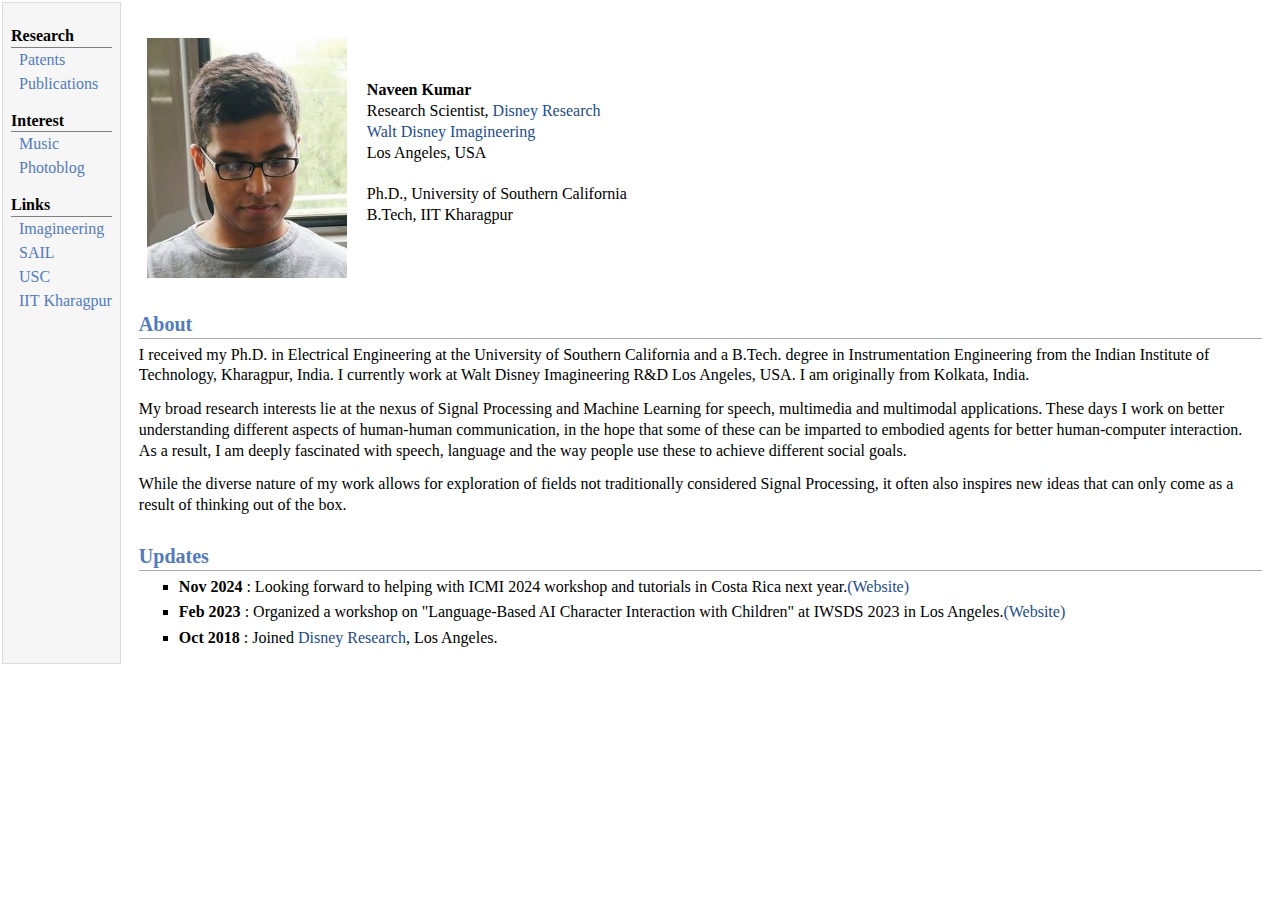
<file: index.html>
<!DOCTYPE html PUBLIC "-//W3C//DTD XHTML 1.1//EN"
  "http://www.w3.org/TR/xhtml11/DTD/xhtml11.dtd">
<html xmlns="http://www.w3.org/1999/xhtml" xml:lang="en">
<head>
<meta name="generator" content="jemdoc, see http://jemdoc.jaboc.net/" />
<meta http-equiv="Content-Type" content="text/html;charset=utf-8" />
<link rel="stylesheet" href="jemdoc.css" type="text/css" />
<title>About Me</title>
</head>
<body>
<script type="text/javascript">
var gaJsHost = (("https:" == document.location.protocol) ? "https://ssl." : "http://www.");
document.write(unescape("%3Cscript src='" + gaJsHost + "google-analytics.com/ga.js' type='text/javascript'%3E%3C/script%3E"));
</script>
<script type="text/javascript">
try {
    var pageTracker = _gat._getTracker("UA-31046507-1");
    pageTracker._trackPageview();
} catch(err) {}</script>
<table summary="Table for page layout." id="tlayout">
<tr valign="top">
<td id="layout-menu">
<div class="menu-category">Research</div>
<div class="menu-item"><a href="research/patents.html">Patents</a></div>
<div class="menu-item"><a href="research/">Publications</a></div>
<div class="menu-category">Interest</div>
<div class="menu-item"><a href="jams">Music</a></div>
<div class="menu-item"><a href="http://algoseer.tumblr.com/">Photoblog</a></div>
<div class="menu-category">Links</div>
<div class="menu-item"><a href="https://sites.disney.com/waltdisneyimagineering/our-story">Imagineering</a></div>
<div class="menu-item"><a href="http://sail.usc.edu">SAIL</a></div>
<div class="menu-item"><a href="http://usc.edu">USC</a></div>
<div class="menu-item"><a href="http://iitkgp.ac.in">IIT&nbsp;Kharagpur</a></div>
</td>
<td id="layout-content">
<p><br /></p>
<table class="imgtable"><tr><td>
<img src="naveen_getty.jpg" alt="naveen_getty" width="200px" height="240px" />&nbsp;</td>
<td align="left"><p><b>Naveen Kumar </b><br/>
Research Scientist, 
<a href="https://la.disneyresearch.com/">Disney Research</a><br />
<a href="http://waltdisneyimagineering.com">Walt Disney Imagineering</a><br />
Los Angeles, USA <br /><br/>
Ph.D., University of Southern California<br />
B.Tech, IIT Kharagpur<br /></p>
</td></tr></table>
<h2>About</h2>
<p>I received my Ph.D. in Electrical Engineering at the University of Southern California and a B.Tech. degree in Instrumentation Engineering from the Indian Institute of Technology, Kharagpur, India. I currently work at Walt Disney Imagineering R&amp;D Los Angeles, USA. I am originally from Kolkata, India.</p>
<p>My broad research interests lie at the nexus of Signal Processing and Machine Learning for speech, multimedia and multimodal applications. These days I work on better understanding different aspects of human-human communication, in the hope that some of these can be imparted to embodied agents for better human-computer interaction. As a result, I am deeply fascinated with speech, language and the way people use these to achieve different social goals.</p>
<p>While the diverse nature of my work allows for exploration of fields not traditionally considered Signal Processing, it often also inspires new ideas that can only come as a result of thinking out of the box. </p>
<h2>Updates</h2>
<ul>
<li><p><b> Nov 2024 </b> : Looking forward to helping with ICMI 2024 workshop and tutorials in Costa Rica next year.<a href=https://icmi.acm.org/2024>(Website)</a> </li>
<li><p><b> Feb 2023 </b> : Organized a workshop on "Language-Based AI Character Interaction with Children" at IWSDS 2023 in Los Angeles.<a href=https://aichildinteraction.github.io/>(Website)</a></li>
<li><p><b>Oct 2018</b> : Joined <a href="https://disneyresearch.com/">Disney Research</a>, Los Angeles.<br /></p>
</li>
</ul>
</td>
</tr>
</table>
</body>
</html>
</file>
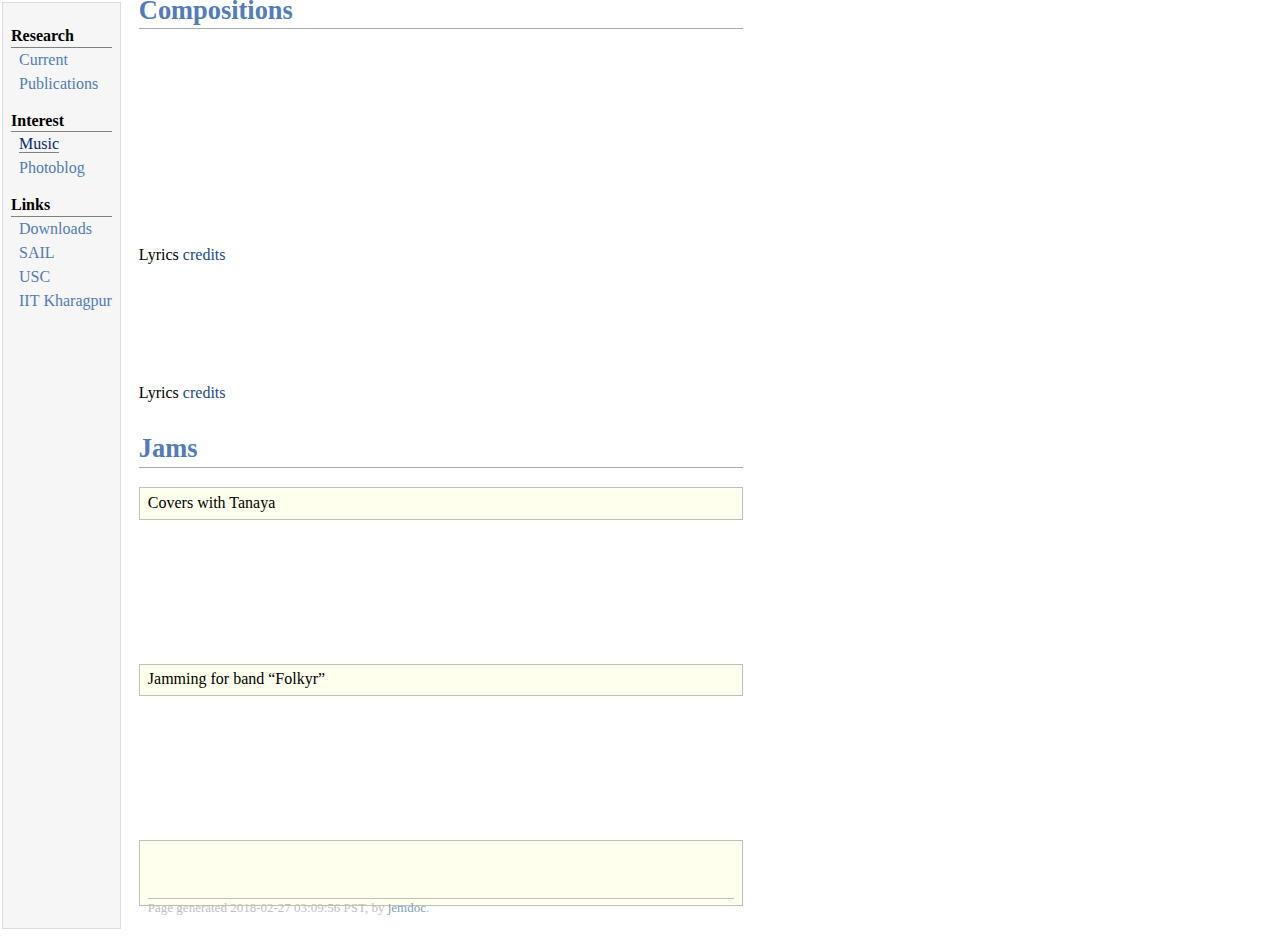
<file: jams/index.html>
<!DOCTYPE html PUBLIC "-//W3C//DTD XHTML 1.1//EN"
  "http://www.w3.org/TR/xhtml11/DTD/xhtml11.dtd">
<html xmlns="http://www.w3.org/1999/xhtml" xml:lang="en">
<head>
<meta name="generator" content="jemdoc, see http://jemdoc.jaboc.net/" />
<meta http-equiv="Content-Type" content="text/html;charset=utf-8" />
<link rel="stylesheet" href="jemdoc.css" type="text/css" />
<title>My Jams</title>
</head>
<body>
<table summary="Table for page layout." id="tlayout">
<tr valign="top">
<td id="layout-menu">
<div class="menu-category">Research</div>
<div class="menu-item"><a href="../research/">Current</a></div>
<div class="menu-item"><a href="../research/pubs.html">Publications</a></div>
<div class="menu-category">Interest</div>
<div class="menu-item"><a href="../jams" class="current">Music</a></div>
<div class="menu-item"><a href="http://algoseer.tumblr.com/">Photoblog</a></div>
<div class="menu-category">Links</div>
<div class="menu-item"><a href="../downloads.html">Downloads</a></div>
<div class="menu-item"><a href="http://sail.usc.edu">SAIL</a></div>
<div class="menu-item"><a href="http://usc.edu">USC</a></div>
<div class="menu-item"><a href="http://iitkgp.ac.in">IIT&nbsp;Kharagpur</a></div>
</td>
<td id="layout-content">
<h1>Compositions</h1>
<iframe width="100%" height="100" scrolling="no" frameborder="no" src="http://w.soundcloud.com/player/?url=http%3A%2F%2Fapi.soundcloud.com%2Ftracks%2F47907081&amp;auto_play=false&amp;show_artwork=true&amp;color=0063ff"></iframe>

<iframe width="100%" height="100" scrolling="no" frameborder="no" src="http://w.soundcloud.com/player/?url=http%3A%2F%2Fapi.soundcloud.com%2Ftracks%2F42712216&amp;auto_play=false&amp;show_artwork=true&amp;color=0063ff"></iframe>
<p>Lyrics <a href="http://rahulmunshi.wordpress.com/2012/05/16/anticipation-through-memories/">credits</a></p>
<iframe width="100%" height="100" scrolling="no" frameborder="no" src="https://w.soundcloud.com/player/?url=https%3A//api.soundcloud.com/tracks/198286298&amp;auto_play=false&amp;show_artwork=true&amp;color=0063ff"></iframe>
<p>Lyrics <a href="https://kolibotism.wordpress.com/2015/03/24/rangrasiya/">credits</a></p>
<h1>Jams</h1>
<div class="infoblock">
<div class="blockcontent">
<p>Covers with Tanaya</p>
</div></div>
<iframe width="100%" height="100" scrolling="no" frameborder="no" src="https://w.soundcloud.com/player/?url=https%3A//api.soundcloud.com/tracks/193582921&amp;auto_play=false&amp;show_artwork=true&amp;color=0063ff"></iframe>
<div class="infoblock">
<div class="blockcontent">
<p>Jamming for band &ldquo;Folkyr&rdquo;</p>
</div></div>
<iframe width="100%" height="100" scrolling="no" frameborder="no" allow="autoplay" src="https://w.soundcloud.com/player/?url=https%3A//api.soundcloud.com/tracks/172501358&color=0063ff&show_artwork=true"></iframe>
<div class="infoblock">
<div class="blockcontent">
<div id="footer">
<div id="footer-text">
Page generated 2018-02-27 03:09:56 PST, by <a href="http://jemdoc.jaboc.net/">jemdoc</a>.
</div>
</div>
</td>
</tr>
</table>
</body>
</html>
</file>
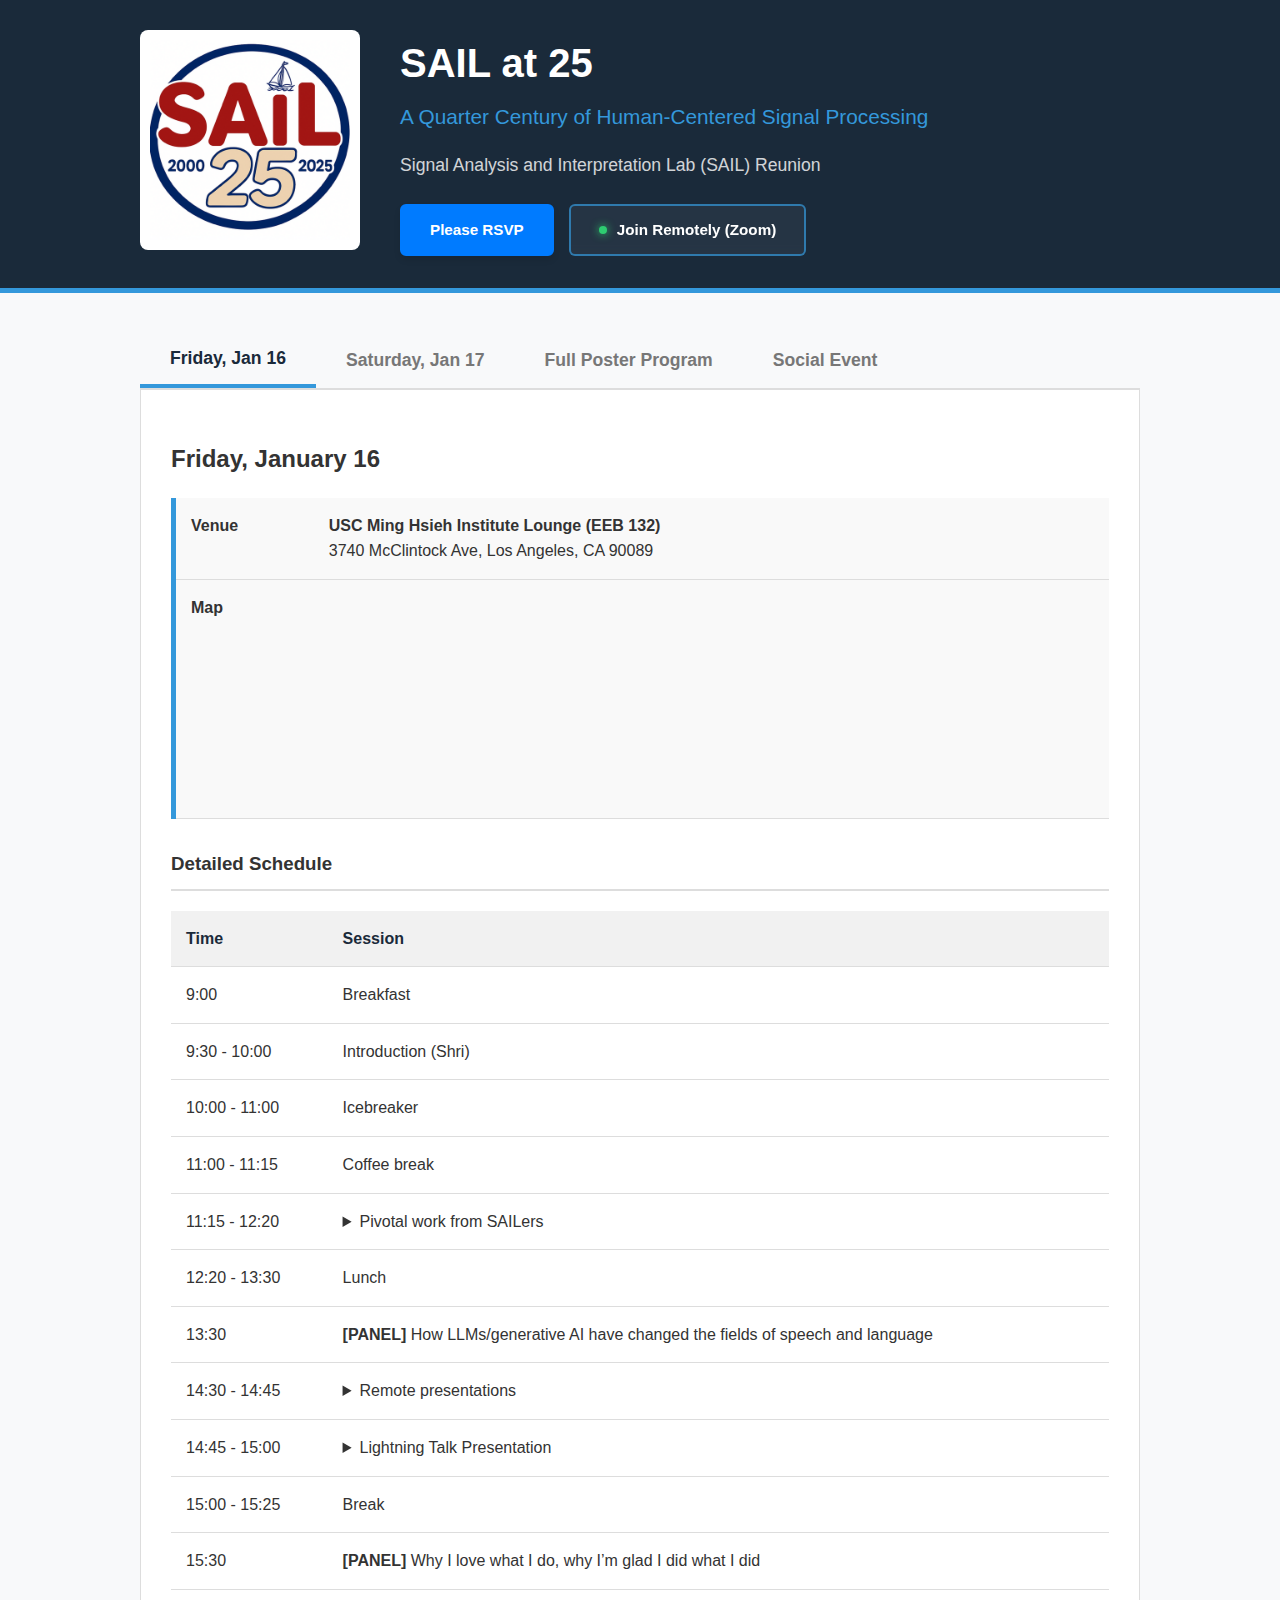
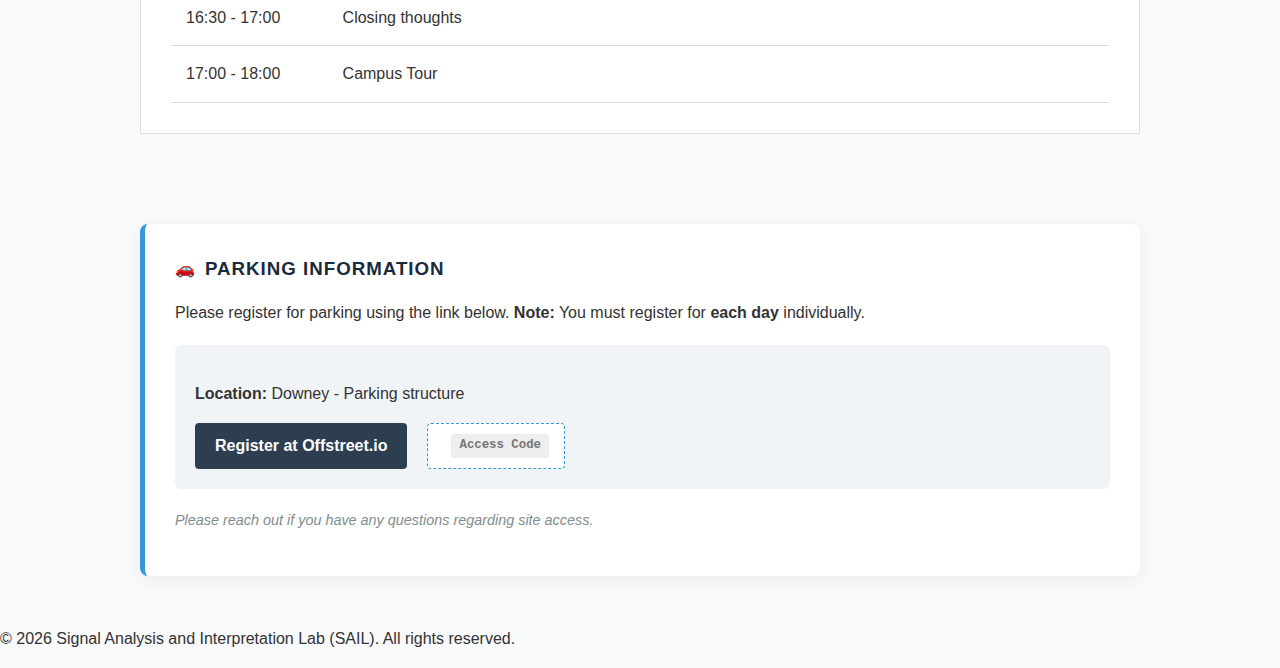
<file: sail25/index.html>
<!DOCTYPE html>
<html lang="en">
<head>
    <meta charset="UTF-8">
    <meta name="viewport" content="width=device-width, initial-scale=1.0">
    <title>SAIL at 25: A Quarter Century of Human-Centered Signal Processing</title>
    <link rel="stylesheet" href="style.css">
</head>
<body>
    <header>
        <div class="container header-flex">
            <div class="logo-container">
                <img src="images/sail-logo-25-1.png" alt="SAIL 25th Anniversary Logo" class="workshop-logo">
            </div>
            <div class="header-text">
                <h1>SAIL at 25</h1>
                <p class="subtitle">A Quarter Century of Human-Centered Signal Processing</p>
                <p class="lab-name">Signal Analysis and Interpretation Lab (SAIL) Reunion</p>

                <div class="action-bar">
                    <a href="https://evite.me/xCQrWzzqqr" class="btn-rsvp">Please RSVP</a>
                    <a href="https://usc.zoom.us/j/96054140198" class="btn-remote" target="_blank">Join Remotely (Zoom)</a>
                </div>
            </div>
        </div>
    </header>
    <main class="container">
        <section class="schedule-section">
            <div class="tabs">
                <button class="tab-link active" onclick="openTab(event, 'Day1')">Friday, Jan 16</button>
                <button class="tab-link" onclick="openTab(event, 'Day2')">Saturday, Jan 17</button>
                <button class="tab-link" id="btn-poster-program" onclick="openTab(event, 'PosterProgram')">Full Poster Program</button>
                <button class="tab-link" onclick="openTab(event, 'Social')">Social Event</button>
            </div>

            <!-- DAY 1 CONTENT -->
            <div id="Day1" class="tab-content active">
                <h2 style="margin-bottom: 5px;">Friday, January 16</h2>
                
                <!-- Updated Venue Section with Map -->
                <table class="schedule-table venue-table" style="margin-bottom: 30px; border-left: 5px solid #3498db;">
                    <tbody>
                        <tr>
                            <td style="width: 15%; font-weight: bold;">Venue</td>
                            <td>
                                <strong>USC Ming Hsieh Institute Lounge (EEB 132)</strong><br>
                                3740 McClintock Ave, Los Angeles, CA 90089
                            </td>
                        </tr>
                        <tr>
                            <td style="font-weight: bold;">Map</td>
                            <td>
                                <iframe src="https://maps.google.com/maps?q=3740+McClintock+Ave,+Los+Angeles,+CA+90089&t=&z=16&ie=UTF8&iwloc=&output=embed" width="200" height="200" style="border:0; border-radius: 5px;" allowfullscreen="" loading="lazy"></iframe>
                            </td>
                        </tr>
                    </tbody>
                </table>

                <h3 style="border-bottom: 2px solid #ddd; padding-bottom: 10px; margin-bottom: 15px;">Detailed Schedule</h3>
                <table class="schedule-table">
                    <thead>
                        <tr>
                            <th>Time</th>
                            <th>Session</th>
                        </tr>
                    </thead>
                    <tbody>
                        <tr><td>9:00</td><td>Breakfast </td></tr>
                        <tr><td>9:30 - 10:00</td><td>Introduction (Shri) </td></tr>
                        <tr><td>10:00 - 11:00</td><td>Icebreaker </td></tr>
                        <tr><td>11:00 - 11:15</td><td>Coffee break </td></tr>
                        <tr><td>11:15 - 12:20</td><td>
                            <div class="session-speakers">
                                <details style="cursor: pointer;">
                                  <summary>Pivotal work from SAILers</summary>
                                  <ul style="list-style-type: none; padding-left: 15px; margin-top: 10px;">
                                    <li><strong>IEMOCAP:</strong> Carlos</li>
                                    <li><strong>Speech Production:</strong> Sungbok
                                    <div style="font-size: 0.8em; color: #777; padding-left: 15px; font-style: italic;">
A Review of Emotional Speech Production Research at SAIL.
</div>
                                    </li>
                                    <li><strong>Child Speech:</strong> Alex </li>
                                    <div style="font-size: 0.8em; color: #777; padding-left: 15px; font-style: italic;">
Speech and Language Technologies for Children at SAIL
</div>
                                    <li><strong>Education and Outreach:</strong> Sam </li>
                                    <div style="font-size: 0.8em; color: #777; padding-left: 15px; font-style: italic;">
MaaS: Mentorship as a Service (in almost non-profit sense)
</div>
                                  </ul>
                                </details>
                              </div>
                        </td></tr>
                        <tr><td>12:20 - 13:30</td><td>Lunch</td></tr>
                        <tr><td>13:30</td><td><strong>[PANEL]</strong> How LLMs/generative AI have changed the fields of speech and language</td></tr>
                        <tr><td>14:30 - 14:45</td><td>
                            <div class="session-speakers">
                                <details style="cursor: pointer;">
                                  <summary>Remote presentations</summary>
                                  <ul style="list-style-type: none; padding-left: 15px; margin-top: 10px;">
                                    <li><strong>SPAN</strong>: Mike Proctor</li>
                                  </ul>
                                </details>
                              </div>
                        </td></tr>
                        <tr><td>14:45 - 15:00</td><td>
                            <div class="session-speakers">
                                <details style="cursor: pointer;">
                                  <summary>Lightning Talk Presentation</summary>
                                  <ul style="list-style-type: none; padding-left: 15px; margin-top: 10px;">
                                    <li><strong>Speaker:</strong> Nicholas Mehlman</li>
                                    <li><strong>Topic:</strong> Ghost Speakers: A Novel Attack Against Speaker Verification</li>
                                  </ul>
                                </details>
                              </div>
                        </td></tr>
                        <tr><td>15:00 - 15:25</td><td>Break</td></tr>
                        <tr><td>15:30</td><td><strong>[PANEL]</strong> Why I love what I do, why I’m glad I did what I did</td></tr>
                        <tr><td>16:30 - 17:00</td><td>Closing thoughts</td></tr>
                        <tr><td>17:00 - 18:00</td><td>Campus Tour</td></tr>
                    </tbody>
                </table>
            </div>

            <!-- DAY 2 CONTENT -->
            <div id="Day2" class="tab-content">
                <h2 style="margin-bottom: 5px;">Saturday, January 17</h2>
                
                <!-- Updated Venue Section with Map -->
                <table class="schedule-table venue-table" style="margin-bottom: 30px; border-left: 5px solid #3498db;">
                    <tbody>
                        <tr>
                            <td style="width: 15%; font-weight: bold;">Venue</td>
                            <td>
                                <strong>USC Ming Hsieh Institute Lounge (EEB 132)</strong><br>
                                3740 McClintock Ave, Los Angeles, CA 90089
                            </td>
                        </tr>
                        <tr>
                            <td style="font-weight: bold;">Map</td>
                            <td>
                                <iframe src="https://maps.google.com/maps?q=3740+McClintock+Ave,+Los+Angeles,+CA+90089&t=&z=16&ie=UTF8&iwloc=&output=embed" width="200" height="200" style="border:0; border-radius: 5px;" allowfullscreen="" loading="lazy"></iframe>
                            </td>
                        </tr>
                    </tbody>
                </table>

                <h3 style="border-bottom: 2px solid #ddd; padding-bottom: 10px; margin-bottom: 15px;">Detailed Schedule</h3>
                <table class="schedule-table">
                    <thead>
                        <tr>
                            <th>Time</th>
                            <th>Session</th>
                        </tr>
                    </thead>
                    <tbody>
                        <tr><td>8:30</td><td>Breakfast</td></tr>
                        <tr><td>9:00 - 9:30</td><td>
                                <details style="cursor: pointer;">
                                  <summary> Remote presentation </summary>
                                  <ul style="list-style-type: none; padding-left: 15px; margin-top: 10px;">
                                    <li><strong>Media:</strong> Naveen, Tanaya </li>
                                  </ul>
                                </details>
                        </td></tr>
                        <tr>
                            <td>9:30 - 11:00</td>
                            <td>
                                Current SAILers Poster Session <br>
                                <a href="#" onclick="document.getElementById('btn-poster-program').click(); return false;" 
                                   style="font-size: 0.9em; color: #3498db; text-decoration: underline;">
                                   (Click here for full detailed program)
                                </a>
                            </td>
                        </tr>
                        <tr><td>11:00 - 11:20</td><td>Coffee Break</td></tr>
                        <tr><td>11:20 - 12:20</td><td>
                            <div class="session-speakers">
                                <details style="cursor: pointer;">
                                  <summary> Selected research areas </summary>
                                  <ul style="list-style-type: none; padding-left: 15px; margin-top: 10px;">
                                    <li><strong>Diarization:</strong> Taejin</li>
                                    <li><strong>Health:</strong> Theodora</li>
                                    <li><strong>Emotion Recognition:</strong> Serdar Yildrim</li>
                                    <li><strong>Auditory attention:</strong> Ozlem (TBD)</li>
                                  </ul>
                                </details>
                              </div>
                        </td></tr>
                        <tr><td>12:20 - 12:40</td><td>Reflections (Shri)</td></tr>
                    </tbody>
                </table>
            </div>

            <!-- POSTER PROGRAM CONTENT -->
            <div id="PosterProgram" class="tab-content">
                    <div class="poster-meta">
                        <strong>Poster Session</strong><br>
                        Location: EEB Lobby & Courtyard
                    </div>
    
                    <div class="table-responsive">
                        <table class="poster-table">
                            <thead>
                                <tr>
                                    <th class="poster-col-id">#</th>
                                    <th class="poster-col-title">Title</th>
                                    <th class="poster-col-presenter">Presenter</th>
                                    <th class="poster-col-authors">Authors</th>
                                </tr>
                            </thead>
                            <tbody>
                                <tr>
                                    <td>1</td>
                                    <td>Large Language Models Do Multi-Label Classification Differently</td>
                                    <td>Marcus Ma</td>
                                    <td>Marcus Ma, Georgios Chochlakis, Niyantha Pandiyan, Jesse Thomason, Shrikanth Narayanan</td>
                                </tr>
                                <tr>
                                    <td>2</td>
                                    <td>Tracing Moral Foundations in Large Language Models</td>
                                    <td>Bowen Yi</td>
                                    <td>Bowen Yi*, Chenxiao Yu*, Shrikanth Narayanan, Morteza Dehghani, et al.</td>
                                </tr>
                                <tr>
                                    <td>3</td>
                                    <td>Few-Shot Personalization of Self-Supervised Wearable Biosignal Models</td>
                                    <td>Emily Zhou</td>
                                    <td>Emily Zhou, Aditya Kommineni, Marcus Ma, Kaitlin Zareno, Kleanthis Avramidis, Tiantian Feng, Shrikanth Narayanan</td>
                                </tr>
                                <tr>
                                    <td>4</td>
                                    <td>Evaluating User and Attribute Privacy in Speech via Membership Inference Attacks</td>
                                    <td>Efthymios Tsaprazlis</td>
                                    <td>Efthymios Tsaprazlis, Thanathai Lertpetchpun, Tiantian Feng, Sai Praneeth Karimireddy, Shrikanth Narayanan</td>
                                </tr>
                                <tr>
                                    <td>5</td>
                                    <td>Neural Codecs as Biosignal Tokenizers</td>
                                    <td>Kleanthis Avramidis</td>
                                    <td>Kleanthis Avramidis, Tiantian Feng, Woojae Jeong, Jihwan Lee, Wenhui Cui, Richard Leahy, Shrikanth Narayanan</td>
                                </tr>
                                <tr>
                                    <td>6</td>
                                    <td>Identifying Factors that Limit Discriminative EEG Task Performance</td>
                                    <td>Aditya Kommineni</td>
                                    <td>Aditya Kommineni, Emily Zhou, Shrikanth Narayanan</td>
                                </tr>
                                <tr>
                                    <td>7</td>
                                    <td>Learning Context-Aware Physiological Baselines from Wearable Data</td>
                                    <td>Kait Zareno</td>
                                    <td>Kait Zareno, Emily Zhou, Aditya Kommineni, Kleanthis Avramidis, Tiantian Feng, Shrikanth Narayanan</td>
                                </tr>
                                <tr>
                                    <td>8</td>
                                    <td>Neural Audio Codecs as Zero-Shot Defenses Against Adversarial ASR Attacks</td>
                                    <td>Jordan Prescott</td>
                                    <td>Jordan Prescott, Thanathai Lertpetchpun, Shrikanth Narayanan</td>
                                </tr>
                                <tr>
                                    <td>9</td>
                                    <td>A Long-Form Single-Speaker Real-Time MRI Speech Dataset and Benchmark</td>
                                    <td>Sean Foley</td>
                                    <td>Sean Foley, Jihwan Lee, Kevin Huang, Xuan Shi, Yoonjeong Lee, Louis Goldstein, Shrikanth Narayanan</td>
                                </tr>
                                <tr>
                                    <td>10</td>
                                    <td>Large Language Models Based ASR Error Correction for Child Conversations</td>
                                    <td>Anfeng Xu</td>
                                    <td>Anfeng Xu, Tiantian Feng, So Hyun Kim, Somer Bishop, Catherine Lord, Shrikanth Narayanan</td>
                                </tr>
                                <tr>
                                    <td>11</td>
                                    <td>Human-Centered Speech Computing Across Life Span</td>
                                    <td>Tiantian Feng</td>
                                    <td>Tiantian Feng, Shrikanth Narayanan</td>
                                </tr>
                                <tr>
                                    <td>12</td>
                                    <td>Subjective Label Verifiers</td>
                                    <td>Georgios Chochlakis</td>
                                    <td>Georgios Chochlakis, P. Wu, A. Bedi, M. Ma, K. Lerman, Shrikanth Narayanan</td>
                                </tr>
                                <tr>
                                    <td>13</td>
                                    <td>Quantifying Speaker Embedding Phonological Rule Interactions in Accented Speech Synthesis</td>
                                    <td>Thanathai Lertpetchpun</td>
                                    <td>Thanathai Lertpetchpun, Yoonjeong Lee, Shrikanth Narayanan, et al.</td>
                                </tr>
                                <tr>
                                    <td>14</td>
                                    <td>Proof-of-Concept: Simultaneous Acquisition of Real-Time MRI Video, EEG, and Surface EMG During Speech Production</td>
                                    <td>Jihwan Lee</td>
                                    <td>Jihwan Lee, Parsa Razmara, Kevin Huang, Sean Foley, Shrikanth Narayanan, et al.</td>
                                </tr>
                                <tr>
                                    <td>15</td>
                                    <td>Speech Acoustics to rt-MRI Articulatory Dynamics Inversion with Video Diffusion Model</td>
                                    <td>Xuan Shi</td>
                                    <td>Xuan Shi, Tiantian Feng, Jay Park, Christina Hagedorn, Louis Goldstein, Shrikanth Narayanan</td>
                                </tr>
                                <tr>
                                    <td>16</td>
                                    <td>Applications and Challenges in Modeling Articulatory Dynamics</td>
                                    <td>Kevin Huang</td>
                                    <td>Kevin Huang, Sean Foley, Jihwan Lee, Yoonjeong Lee, Dani Byrd, Shrikanth Narayanan</td>
                                </tr>
                                <tr>
                                    <td>17</td>
                                    <td>Detection of Intracranial Hypertension Using Optic Disc Photographs Under Severe Data Imbalance</td>
                                    <td>Sajjad Shahabi</td>
                                    <td>Sajjad Shahabi</td>
                                </tr>
                                <tr>
                                    <td>18</td>
                                    <td>Multimodal Learning for Understanding and Classifying Stress</td>
                                    <td>Andreas Peter Juhl Hansen, Jeppe Roden Münster</td>
                                    <td>Andreas Peter Juhl Hansen, Jeppe Roden Münster</td>
                                </tr>
                                <tr>
                                    <td>19</td>
                                    <td>Synergy Identification via Network Clustering</td>
                                    <td>Simon Bock Segaard</td>
                                    <td>Simon Bock Segaard</td>
                                </tr>
                                <tr>
                                    <td>20</td>
                                    <td>Smiling Back: Modeling and Evaluating Facial Reciprocity in Conversational Agents</td>
                                    <td>Daniel Yang</td>
                                    <td>Daniel Yang, Hirofumi Inaguma, Jason Zheng, Tu Anh Nguyen, Xutai Ma</td>
                                </tr>
                                <tr>
                                    <td>21</td>
                                    <td>Interpreting Accented Speech in Foundation Models via Sparse Autoencoders</td>
                                    <td>Shih-Heng (Stan) Wang</td>
                                    <td>Shih-Heng (Stan) Wang, Shrikanth Narayanan</td>
                                </tr>
                                <tr>
                                    <td>22</td>
                                    <td>Novel Death Association-Reaction Score Measure from Sentence Task to Predict Depression and Suicidal Ideation</td>
                                    <td>Sudarsana Reddy Kadiri</td>
                                    <td>Sudarsana Reddy Kadiri, PRECOG Team, Shrikanth Narayanan</td>
                                </tr>
                                <tr>
                                    <td>23</td>
                                    <td>Interpretable Modeling of Articulatory Temporal Dynamics from Real-Time MRI for Phoneme Recognition</td>
                                    <td>Jay Park</td>
                                    <td>Jay Park, Hong Nguyen, Sean Foley, Jihwan Lee, Yoonjeong Lee, Dani Byrd, Shrikanth Narayanan</td>
                                </tr>
                                <tr>
                                    <td>24</td>
                                    <td>VELUTI: AI-Powered Precision Therapist Matching</td>
                                    <td>Huang-Cheng Chou</td>
                                    <td>Huang-Cheng Chou, Shrikanth Narayanan</td>
                                </tr>
                                <tr>
                                    <td>25</td>
                                    <td>Understand and Predict Human Social Signals in Videos</td>
                                    <td>Hong Nguyen</td>
                                    <td>Hong Nguyen, Shrikanth Narayanan</td>
                                </tr>
                            </tbody>
                        </table>
                    </div>

                <!-- Poster Session Section -->
                <h3 class="poster-header">Poster Session</h3>
                <div class="poster-meta">
                    <strong>Date:</strong> January 17 (Saturday), 2026  |  
                    <strong>Time:</strong> 09:40 - 11:00 am <br>
                    <strong>Session Chair:</strong> Huang-Cheng Chou
                </div>
            </div>



            <!-- SOCIAL EVENT CONTENT -->
            <div id="Social" class="tab-content">
                <h2>Reunion Dinner</h2>
                <a>(For SAILers and family)</a>
                <table class="schedule-table">
                    <tbody>
                        <tr><td>Date</td><td>Saturday, January 17, 2026 </td></tr>
                        <tr><td>Time</td><td>6:00 - 9:00 PM </td></tr>
                        <tr><td>Event</td><td>SAIL 25th Anniversary Celebration Dinner</td></tr>
                        <tr><td>Venue</td><td> 
                            <!-- Updated Map -->
                            <iframe src="https://www.google.com/maps/embed?pb=!1m18!1m12!1m3!1d3307.014578373969!2d-118.49916835800889!3d34.01783674060246!2m3!1f0!2f0!3f0!3m2!1i1024!2i768!4f13.1!3m3!1m2!1s0x80c2a4c59320b009%3A0x43041bb969cc4b83!2s1212%203rd%20St%2C%20Santa%20Monica%2C%20CA%2090401!5e0!3m2!1sen!2sus!4v1767139131143!5m2!1sen!2sus" width="400" height="300" style="border:0;" allowfullscreen="" loading="lazy" referrerpolicy="no-referrer-when-downgrade"></iframe>
                        </td></tr>
                    </tbody>
                </table>
            </div>
        </section>
    </main>

    <section class="container parking-section">
        <div class="parking-card">
            <div class="parking-header">
                <span class="icon">🚗</span>
                <h3>Parking Information</h3>
            </div>
            <p>Please register for parking using the link below. <strong>Note:</strong> You must register for <strong>each day</strong> individually.
            
            <div class="parking-details">
                <p><strong>Location:</strong> Downey - Parking structure</p>
                <div class="parking-actions">
                    <a href="https://www.offstreet.io/location/YLAYW1VG" class="btn-parking" target="_blank">Register at Offstreet.io</a>
                    <div class="parking-code-container">
                        <span id="parkingCode" class="code-hidden" onclick="revealCode()">Access Code</span>
                    </div>
                </div>
            </div>
            <p class="parking-footer">Please reach out if you have any questions regarding site access.</p>
        </div>
    </section>

    <footer>
        <p>© 2026 Signal Analysis and Interpretation Lab (SAIL). All rights reserved.</p>
    </footer>

    <script src="script.js"></script>
</body>
</html>
</file>
<file: jemdoc.css>
/* Default css file for jemdoc. */

table#tlayout {
    border: none;
    border-collapse: separate;
    background: white;
}

body {
	background: white;
	font-family: Georgia, serif;
	padding-bottom: 8px;
	margin: 0;
}

#layout-menu {
	background: #f6f6f6;
	border: 1px solid #dddddd;
	padding-top: 0.5em;
	padding-left: 8px;
	padding-right: 8px;
	font-size: 1.0em;
	width: auto;
	white-space: nowrap;
    text-align: left;
    vertical-align: top;
}

#layout-menu td {
	background: #f4f4f4;
    vertical-align: top;
}

#layout-content {
	padding-top: 0.0em;
	padding-left: 1.0em;
	padding-right: 1.0em;
    border: none;
    background: white;
    text-align: left;
    vertical-align: top;
}

#layout-menu a {
	line-height: 1.5em;
	margin-left: 0.5em;
}

tt {
    background: #ffffdd;
}

pre, tt {
	font-size: 90%;
	font-family: monaco, monospace;
}

a, a > tt {
	color: #224b8d;
	text-decoration: none;
}

a:hover {
	border-bottom: 1px gray dotted;
}

#layout-menu a.current:link, #layout-menu a.current:visited {
	color: #022b6d;
	border-bottom: 1px gray solid;
}
#layout-menu a:link, #layout-menu a:visited, #layout-menu a:hover {
	color: #527bbd;
	text-decoration: none;
}
#layout-menu a:hover {
	text-decoration: none;
}

div.menu-category {
	border-bottom: 1px solid gray;
	margin-top: 0.8em;
	padding-top: 0.2em;
	padding-bottom: 0.1em;
	font-weight: bold;
}

div.menu-item {
	padding-left: 16px;
	text-indent: -16px;
}

div#toptitle {
	padding-bottom: 0.2em;
	margin-bottom: 1.5em;
	border-bottom: 3px double gray;
}

/* Reduce space if we begin the page with a title. */
div#toptitle + h2, div#toptitle + h3 {
	margin-top: -0.7em;
}

div#subtitle {
	margin-top: 0.0em;
	margin-bottom: 0.0em;
	padding-top: 0em;
	padding-bottom: 0.1em;
}

em {
	font-style: italic;
}

strong {
	font-weight: bold;
}


h1, h2, h3 {
	color: #527bbd;
	margin-top: 0.7em;
	margin-bottom: 0.3em;
	padding-bottom: 0.2em;
	line-height: 1.0;
	padding-top: 0.5em;
	border-bottom: 1px solid #aaaaaa;
}

h1 {
	font-size: 165%;
}

h2 {
	padding-top: 0.8em;
	font-size: 125%;
}

h2 + h3 {
    padding-top: 0.2em;
}

h3 {
	font-size: 110%;
	border-bottom: none;
}

p {
	margin-top: 0.0em;
	margin-bottom: 0.8em;
	padding: 0;
	line-height: 1.3;
}

pre {
	padding: 0;
	margin: 0;
}

div#footer {
	font-size: small;
	border-top: 1px solid #c0c0c0;
	padding-top: 0.1em;
	margin-top: 4.0em;
	color: #c0c0c0;
}

div#footer a {
	color: #80a0b0;
}

div#footer-text {
	float: left;
	padding-bottom: 8px;
}

ul, ol, dl {
	margin-top: 0.2em;
	padding-top: 0;
	margin-bottom: 0.8em;
}

dt {
	margin-top: 0.5em;
	margin-bottom: 0;
}

dl {
	margin-left: 20px;
}

dd {
	color: #222222;
}

dd > *:first-child {
	margin-top: 0;
}

ul {
	list-style-position: outside;
	list-style-type: square;
}

p + ul, p + ol {
	margin-top: -0.5em;
}

li ul, li ol {
	margin-top: -0.3em;
}

ol {
	list-style-position: outside;
	list-style-type: decimal;
}

li p, dd p {
	margin-bottom: 0.3em;
}


ol ol {
	list-style-type: lower-alpha;
}

ol ol ol {
	list-style-type: lower-roman;
}

p + div.codeblock {
	margin-top: -0.6em;
}

div.codeblock, div.infoblock {
	margin-right: 0%;
	margin-top: 1.2em;
	margin-bottom: 1.3em;
}

div.blocktitle {
	font-weight: bold;
	color: #cd7b62;
	margin-top: 1.2em;
	margin-bottom: 0.1em;
}

div.blockcontent {
	border: 1px solid silver;
	padding: 0.3em 0.5em;
}

div.infoblock > div.blockcontent {
	background: #ffffee;
}

div.blockcontent p + ul, div.blockcontent p + ol {
	margin-top: 0.4em;
}

div.infoblock p {
	margin-bottom: 0em;
}

div.infoblock li p, div.infoblock dd p {
	margin-bottom: 0.5em;
}

div.infoblock p + p {
	margin-top: 0.8em;
}

div.codeblock > div.blockcontent {
	background: #f6f6f6;
}

span.pycommand {
	color: #000070;
}

span.statement {
	color: #008800;
}
span.builtin {
	color: #000088;
}
span.special {
	color: #990000;
}
span.operator {
	color: #880000;
}
span.error {
	color: #aa0000;
}
span.comment, span.comment > *, span.string, span.string > * {
	color: #606060;
}

@media print {
	#layout-menu { display: none; }
}

#fwtitle {
	margin: 2px;
}

#fwtitle #toptitle {
	padding-left: 0.5em;
	margin-bottom: 0.5em;
}

#layout-content h1:first-child, #layout-content h2:first-child, #layout-content h3:first-child {
	margin-top: -0.7em;
}

div#toptitle h1, #layout-content div#toptitle h1 {
	margin-bottom: 0.0em;
	padding-bottom: 0.1em;
	padding-top: 0;
	margin-top: 0.5em;
	border-bottom: none;
}

img.eq {
	padding: 0;
	padding-left: 0.1em;
	padding-right: 0.1em;
	margin: 0;
}

img.eqwl {
	padding-left: 2em;
	padding-top: 0.6em;
	padding-bottom: 0.2em;
	margin: 0;
}

table {
    border: 2px solid black;
    border-collapse: collapse;
}

td {
    padding: 2px;
    padding-left: 0.5em;
    padding-right: 0.5em;
    text-align: center;
    border: 1px solid gray;
}

table + table {
    margin-top: 1em;
}

tr.heading {
    font-weight: bold;
    border-bottom: 2px solid black;
}

img {
    border: none;
}

table.imgtable, table.imgtable td {
    border: none;
    text-align: left;
}
</file>
<file: jams/jemdoc.css>
/* Default css file for jemdoc. */

table#tlayout {
    border: none;
    border-collapse: separate;
    background: white;
}

body {
	background: white;
	font-family: Georgia, serif;
	padding-bottom: 8px;
	margin: 0;
}

#layout-menu {
	background: #f6f6f6;
	border: 1px solid #dddddd;
	padding-top: 0.5em;
	padding-left: 8px;
	padding-right: 8px;
	font-size: 1.0em;
	width: auto;
	white-space: nowrap;
    text-align: left;
    vertical-align: top;
}

#layout-menu td {
	background: #f4f4f4;
    vertical-align: top;
}

#layout-content {
	padding-top: 0.0em;
	padding-left: 1.0em;
	padding-right: 1.0em;
    border: none;
    background: white;
    text-align: left;
    vertical-align: top;
}

#layout-menu a {
	line-height: 1.5em;
	margin-left: 0.5em;
}

tt {
    background: #ffffdd;
}

pre, tt {
	font-size: 90%;
	font-family: monaco, monospace;
}

a, a > tt {
	color: #224b8d;
	text-decoration: none;
}

a:hover {
	border-bottom: 1px gray dotted;
}

#layout-menu a.current:link, #layout-menu a.current:visited {
	color: #022b6d;
	border-bottom: 1px gray solid;
}
#layout-menu a:link, #layout-menu a:visited, #layout-menu a:hover {
	color: #527bbd;
	text-decoration: none;
}
#layout-menu a:hover {
	text-decoration: none;
}

div.menu-category {
	border-bottom: 1px solid gray;
	margin-top: 0.8em;
	padding-top: 0.2em;
	padding-bottom: 0.1em;
	font-weight: bold;
}

div.menu-item {
	padding-left: 16px;
	text-indent: -16px;
}

div#toptitle {
	padding-bottom: 0.2em;
	margin-bottom: 1.5em;
	border-bottom: 3px double gray;
}

/* Reduce space if we begin the page with a title. */
div#toptitle + h2, div#toptitle + h3 {
	margin-top: -0.7em;
}

div#subtitle {
	margin-top: 0.0em;
	margin-bottom: 0.0em;
	padding-top: 0em;
	padding-bottom: 0.1em;
}

em {
	font-style: italic;
}

strong {
	font-weight: bold;
}


h1, h2, h3 {
	color: #527bbd;
	margin-top: 0.7em;
	margin-bottom: 0.3em;
	padding-bottom: 0.2em;
	line-height: 1.0;
	padding-top: 0.5em;
	border-bottom: 1px solid #aaaaaa;
}

h1 {
	font-size: 165%;
}

h2 {
	padding-top: 0.8em;
	font-size: 125%;
}

h2 + h3 {
    padding-top: 0.2em;
}

h3 {
	font-size: 110%;
	border-bottom: none;
}

p {
	margin-top: 0.0em;
	margin-bottom: 0.8em;
	padding: 0;
	line-height: 1.3;
}

pre {
	padding: 0;
	margin: 0;
}

div#footer {
	font-size: small;
	border-top: 1px solid #c0c0c0;
	padding-top: 0.1em;
	margin-top: 4.0em;
	color: #c0c0c0;
}

div#footer a {
	color: #80a0b0;
}

div#footer-text {
	float: left;
	padding-bottom: 8px;
}

ul, ol, dl {
	margin-top: 0.2em;
	padding-top: 0;
	margin-bottom: 0.8em;
}

dt {
	margin-top: 0.5em;
	margin-bottom: 0;
}

dl {
	margin-left: 20px;
}

dd {
	color: #222222;
}

dd > *:first-child {
	margin-top: 0;
}

ul {
	list-style-position: outside;
	list-style-type: square;
}

p + ul, p + ol {
	margin-top: -0.5em;
}

li ul, li ol {
	margin-top: -0.3em;
}

ol {
	list-style-position: outside;
	list-style-type: decimal;
}

li p, dd p {
	margin-bottom: 0.3em;
}


ol ol {
	list-style-type: lower-alpha;
}

ol ol ol {
	list-style-type: lower-roman;
}

p + div.codeblock {
	margin-top: -0.6em;
}

div.codeblock, div.infoblock {
	margin-right: 0%;
	margin-top: 1.2em;
	margin-bottom: 1.3em;
}

div.blocktitle {
	font-weight: bold;
	color: #cd7b62;
	margin-top: 1.2em;
	margin-bottom: 0.1em;
}

div.blockcontent {
	border: 1px solid silver;
	padding: 0.3em 0.5em;
}

div.infoblock > div.blockcontent {
	background: #ffffee;
}

div.blockcontent p + ul, div.blockcontent p + ol {
	margin-top: 0.4em;
}

div.infoblock p {
	margin-bottom: 0em;
}

div.infoblock li p, div.infoblock dd p {
	margin-bottom: 0.5em;
}

div.infoblock p + p {
	margin-top: 0.8em;
}

div.codeblock > div.blockcontent {
	background: #f6f6f6;
}

span.pycommand {
	color: #000070;
}

span.statement {
	color: #008800;
}
span.builtin {
	color: #000088;
}
span.special {
	color: #990000;
}
span.operator {
	color: #880000;
}
span.error {
	color: #aa0000;
}
span.comment, span.comment > *, span.string, span.string > * {
	color: #606060;
}

@media print {
	#layout-menu { display: none; }
}

#fwtitle {
	margin: 2px;
}

#fwtitle #toptitle {
	padding-left: 0.5em;
	margin-bottom: 0.5em;
}

#layout-content h1:first-child, #layout-content h2:first-child, #layout-content h3:first-child {
	margin-top: -0.7em;
}

div#toptitle h1, #layout-content div#toptitle h1 {
	margin-bottom: 0.0em;
	padding-bottom: 0.1em;
	padding-top: 0;
	margin-top: 0.5em;
	border-bottom: none;
}

img.eq {
	padding: 0;
	padding-left: 0.1em;
	padding-right: 0.1em;
	margin: 0;
}

img.eqwl {
	padding-left: 2em;
	padding-top: 0.6em;
	padding-bottom: 0.2em;
	margin: 0;
}

table {
    border: 2px solid black;
    border-collapse: collapse;
}

td {
    padding: 2px;
    padding-left: 0.5em;
    padding-right: 0.5em;
    text-align: center;
    border: 1px solid gray;
}

table + table {
    margin-top: 1em;
}

tr.heading {
    font-weight: bold;
    border-bottom: 2px solid black;
}

img {
    border: none;
}

table.imgtable, table.imgtable td {
    border: none;
    text-align: left;
}
</file>
<file: sail25/style.css>
body {
    font-family: 'Segoe UI', Tahoma, Geneva, Verdana, sans-serif;
    line-height: 1.6;
    color: #333;
    margin: 0;
    background-color: #f8f9fa;
}

.container {
    width: 90%;
    max-width: 1000px;
    margin: auto;
}

header {
    background: #1a2a3a;
    color: #ffffff;
    padding: 30px 0;
    border-bottom: #3498db 5px solid;
}

.header-flex {
    display: flex;
    align-items: center;
    gap: 40px;
}

.workshop-logo {
    width: 200px;
    height: 200px;
    object-fit: contain;
    background: white;
    padding: 10px;
    border-radius: 8px;
}

header h1 {
    margin: 0;
    font-size: 2.5em;
}

.subtitle {
    font-size: 1.3em;
    color: #3498db;
    margin: 5px 0;
}

.lab-name {
    font-size: 1.1em;
    opacity: 0.8;
}

.schedule-section {
    padding: 40px 0;
}

.tabs {
    display: flex;
    justify-content: flex-start;
    border-bottom: 2px solid #ddd;
    /* 增加手機版橫向捲動支援，以防按鈕太多 */
    overflow-x: auto;
    white-space: nowrap;
}

.tab-link {
    background: none;
    border: none;
    padding: 15px 30px;
    cursor: pointer;
    font-size: 1.1em;
    font-weight: bold;
    color: #777;
    transition: 0.3s;
}

.tab-link:hover {
    color: #3498db;
}

.tab-link.active {
    color: #1a2a3a;
    border-bottom: 4px solid #3498db;
}

.tab-content {
    display: none;
    background: white;
    padding: 30px;
    border: 1px solid #ddd;
    border-top: none;
    animation: fadeEffect 0.5s;
}

.tab-content.active {
    display: block;
}

@keyframes fadeEffect {
    from {opacity: 0;}
    to {opacity: 1;}
}

.schedule-table {
    width: 100%;
    border-collapse: collapse;
    margin-top: 20px;
}

.schedule-table th, .schedule-table td {
    border-bottom: 1px solid #ddd;
    padding: 15px;
    text-align: left;
    vertical-align: top; /* 確保內容對齊頂部 */
}

.schedule-table th {
    background-color: #f1f1f1;
    color: #1a2a3a;
    font-weight: bold;
}

/* --- 新增：Poster Program 專用樣式 --- */
.poster-header {
    color: #1a2a3a;
    border-bottom: 2px solid #3498db;
    padding-bottom: 10px;
    margin-top: 30px;
    margin-bottom: 15px;
}

.poster-meta {
    background-color: #f1f4f6;
    padding: 15px;
    border-radius: 5px;
    margin-bottom: 20px;
    color: #555;
    border-left: 4px solid #3498db;
}

/* 讓表格在手機上可以橫向捲動 */
.table-responsive {
    overflow-x: auto;
}

.poster-table {
    width: 100%;
    border-collapse: collapse;
    font-size: 0.95em;
    min-width: 600px; /* 防止在手機上擠成一團 */
}

.poster-table th, .poster-table td {
    padding: 12px;
    border-bottom: 1px solid #eee;
    text-align: left;
    vertical-align: top;
}

.poster-table th {
    background-color: #1a2a3a;
    color: white;
    font-weight: normal;
}

.poster-table tr:nth-child(even) {
    background-color: #f9f9f9;
}

.poster-table tr:hover {
    background-color: #f0f8ff;
}

/* Poster 表格欄位寬度設定 */
.poster-col-id { width: 5%; text-align: center; color: #888; }
.poster-col-title { width: 45%; font-weight: bold; color: #2c3e50; }
.poster-col-presenter { width: 20%; color: #3498db; }
.poster-col-authors { width: 30%; font-size: 0.9em; color: #666; }

/* RWD 調整 */
@media (max-width: 768px) {
    .header-flex {
        flex-direction: column;
        text-align: center;
        gap: 20px;
    }
    
    header h1 {
        font-size: 2em;
    }

    .tab-link {
        padding: 15px 15px;
        font-size: 1em;
    }
}
/* Container for the buttons */
.action-bar {
    margin-top: 25px;
    display: flex;
    gap: 15px;
    flex-wrap: wrap;
    align-items: center;
}

/* The Primary RSVP Button */
.btn-rsvp {
    background-color: #007bff;
    color: #ffffff;
    padding: 12px 28px;
    text-decoration: none;
    border-radius: 6px;
    font-weight: 600;
    font-size: 0.95rem;
    display: inline-flex;
    align-items: center;
    transition: all 0.3s ease;
    border: 2px solid #007bff;
    box-shadow: 0 4px 6px rgba(0, 0, 0, 0.1);
}

.btn-rsvp:hover {
    background-color: #0056b3;
    border-color: #0056b3;
    transform: translateY(-1px);
    box-shadow: 0 6px 12px rgba(0, 0, 0, 0.15);
}

/* The Stylized Join Remotely Button */
.btn-remote {
    background-color: rgba(255, 255, 255, 0.05);
    color: #ffffff;
    padding: 12px 28px;
    text-decoration: none;
    border-radius: 6px;
    font-weight: 600;
    font-size: 0.95rem;
    display: inline-flex;
    align-items: center;
    border: 2px solid rgba(52, 152, 219, 0.7);
    transition: all 0.3s ease;
    backdrop-filter: blur(5px); /* Soft modern blur effect */
}

.btn-remote:hover {
    background-color: #3498db;
    border-color: #3498db;
    color: #ffffff;
    transform: translateY(-1px);
    box-shadow: 0 6px 12px rgba(52, 152, 219, 0.3);
}

/* Adding a small dot icon for the "Live" feel */
.btn-remote::before {
    content: "";
    display: inline-block;
    width: 8px;
    height: 8px;
    background-color: #2ecc71; /* Green status dot */
    border-radius: 50%;
    margin-right: 10px;
    box-shadow: 0 0 8px #2ecc71;
}

/* Parking Section Styles */
.parking-section {
    margin-top: 50px;
    margin-bottom: 50px;
}

.parking-card {
    background-color: #fff;
    border-left: 5px solid #3498db;
    padding: 30px;
    border-radius: 8px;
    box-shadow: 0 4px 15px rgba(0,0,0,0.05);
}

.parking-header {
    display: flex;
    align-items: center;
    gap: 10px;
    margin-bottom: 15px;
}

.parking-header h3 {
    margin: 0;
    color: #1a2a3a;
    text-transform: uppercase;
    letter-spacing: 1px;
}

.parking-details {
    background: #f1f4f6;
    padding: 20px;
    border-radius: 6px;
    margin: 20px 0;
}

.parking-actions {
    display: flex;
    align-items: center;
    gap: 20px;
    margin-top: 15px;
    flex-wrap: wrap;
}

.btn-parking {
    background-color: #2c3e50;
    color: white;
    padding: 10px 20px;
    text-decoration: none;
    border-radius: 4px;
    font-weight: 600;
    transition: background 0.3s;
}

.btn-parking:hover {
    background-color: #34495e;
}

.parking-code {
    background: white;
    padding: 10px 15px;
    border: 1px dashed #3498db;
    border-radius: 4px;
    color: #1a2a3a;
}

.parking-code strong {
    color: #e74c3c; /* Highlight the code in red */
    margin-left: 5px;
    font-size: 1.1em;
}

.parking-footer {
    font-size: 0.9em;
    color: #7f8c8d;
    font-style: italic;
}

/* Container for the code */
.parking-code-container {
    display: inline-flex;
    align-items: center;
    background: white;
    padding: 10px 15px;
    border: 1px dashed #3498db;
    border-radius: 4px;
    font-size: 0.95em;
}

/* The hidden/placeholder state */
.code-hidden {
    background-color: #eee;
    color: #777;
    padding: 2px 8px;
    margin-left: 8px;
    border-radius: 3px;
    cursor: pointer;
    font-weight: bold;
    font-family: monospace;
    transition: all 0.2s ease;
}

.code-hidden:hover {
    background-color: #ddd;
    color: #333;
}

/* The revealed state */
.code-revealed {
    background-color: transparent;
    color: #e74c3c; /* Red highlight */
    padding: 2px 8px;
    margin-left: 8px;
    font-weight: bold;
    font-size: 1.1em;
    font-family: monospace;
}
.pdf-btn {
    display: inline-block;
    background-color: #e74c3c;
    color: white;
    padding: 5px 10px;
    font-size: 0.85em;
    text-decoration: none;
    border-radius: 4px;
    transition: background 0.3s;
}
.pdf-btn:hover {
    background-color: #c0392b;
}
.btn-download-all {
    display: inline-block;
    background-color: #2c3e50;
    color: white;
    padding: 10px 20px;
    text-decoration: none;
    border-radius: 5px;
    font-weight: bold;
    margin-bottom: 20px;
}
.btn-download-all:hover {
    background-color: #34495e;
}
/* Style for the venue info table to make it distinct */
.venue-table td {
    background-color: #f9f9f9;
}
</file>
